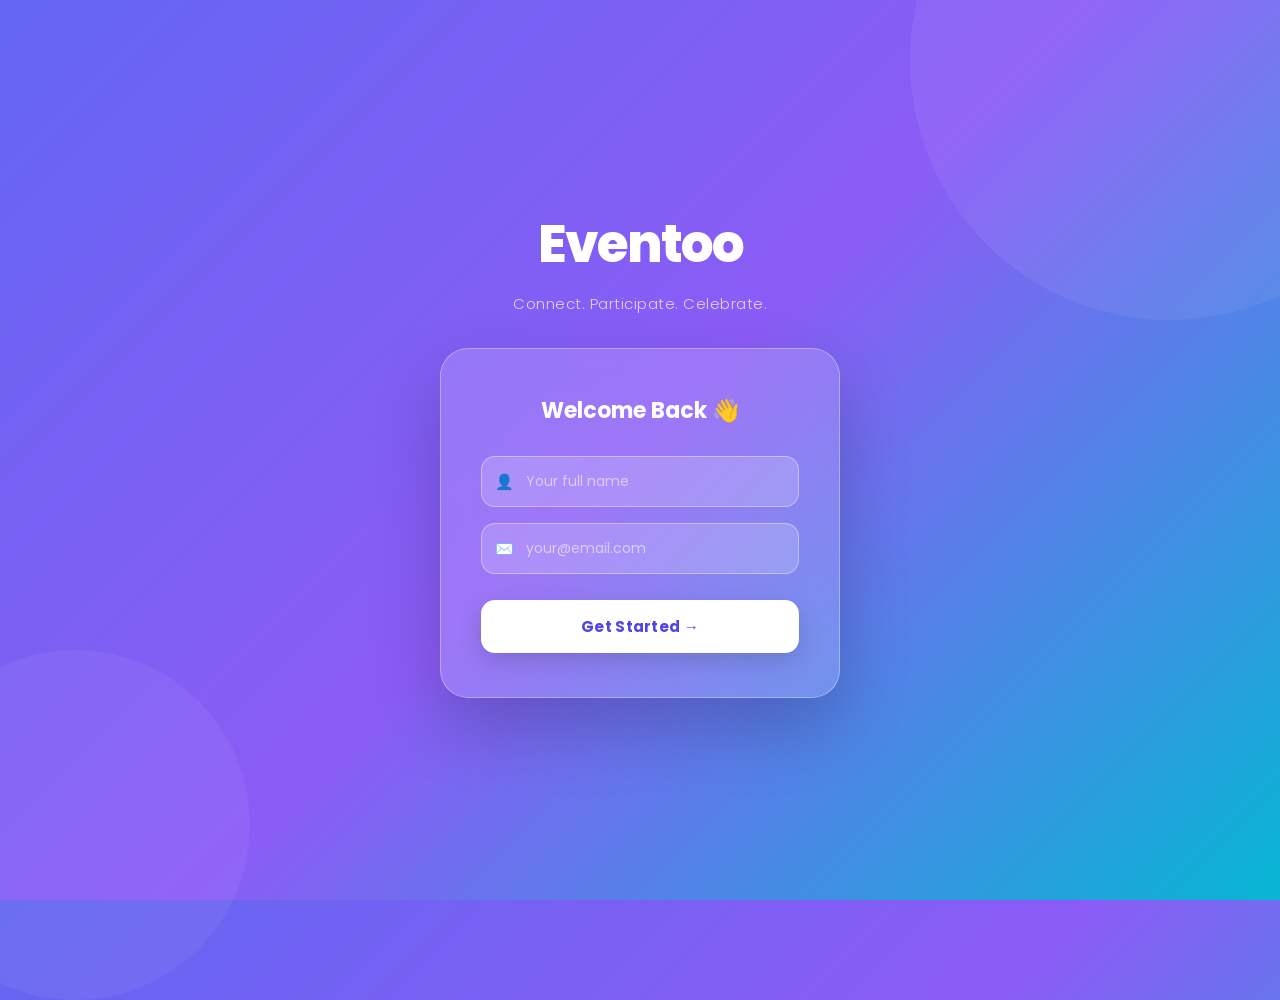
<file: index.html>
<!DOCTYPE html>
<html lang="en">
<head>
    <meta charset="UTF-8">
    <meta name="viewport" content="width=device-width, initial-scale=1.0">
    <title>Eventoo — Discover Campus Events</title>
    <link rel="preconnect" href="https://fonts.googleapis.com">
    <link href="https://fonts.googleapis.com/css2?family=Poppins:wght@300;400;500;600;700;800&display=swap" rel="stylesheet">
    <link rel="stylesheet" href="style.css">
</head>
<body class="login-body">

    <div class="login-brand">
        <h1>Eventoo</h1>
        <p>Connect. Participate. Celebrate.</p>
    </div>

    <div class="login-card">
        <h2>Welcome Back 👋</h2>
        <form onsubmit="event.preventDefault(); login();">
            <div class="input-group">
                <span class="input-icon">👤</span>
                <input type="text" id="name" placeholder="Your full name" required autocomplete="name">
            </div>
            <div class="input-group">
                <span class="input-icon">✉️</span>
                <input type="email" id="email" placeholder="your@email.com" required autocomplete="email">
            </div>
            <button type="submit" class="btn-login">Get Started →</button>
        </form>
    </div>

    <script src="script.js"></script>
</body>
</html>
</file>
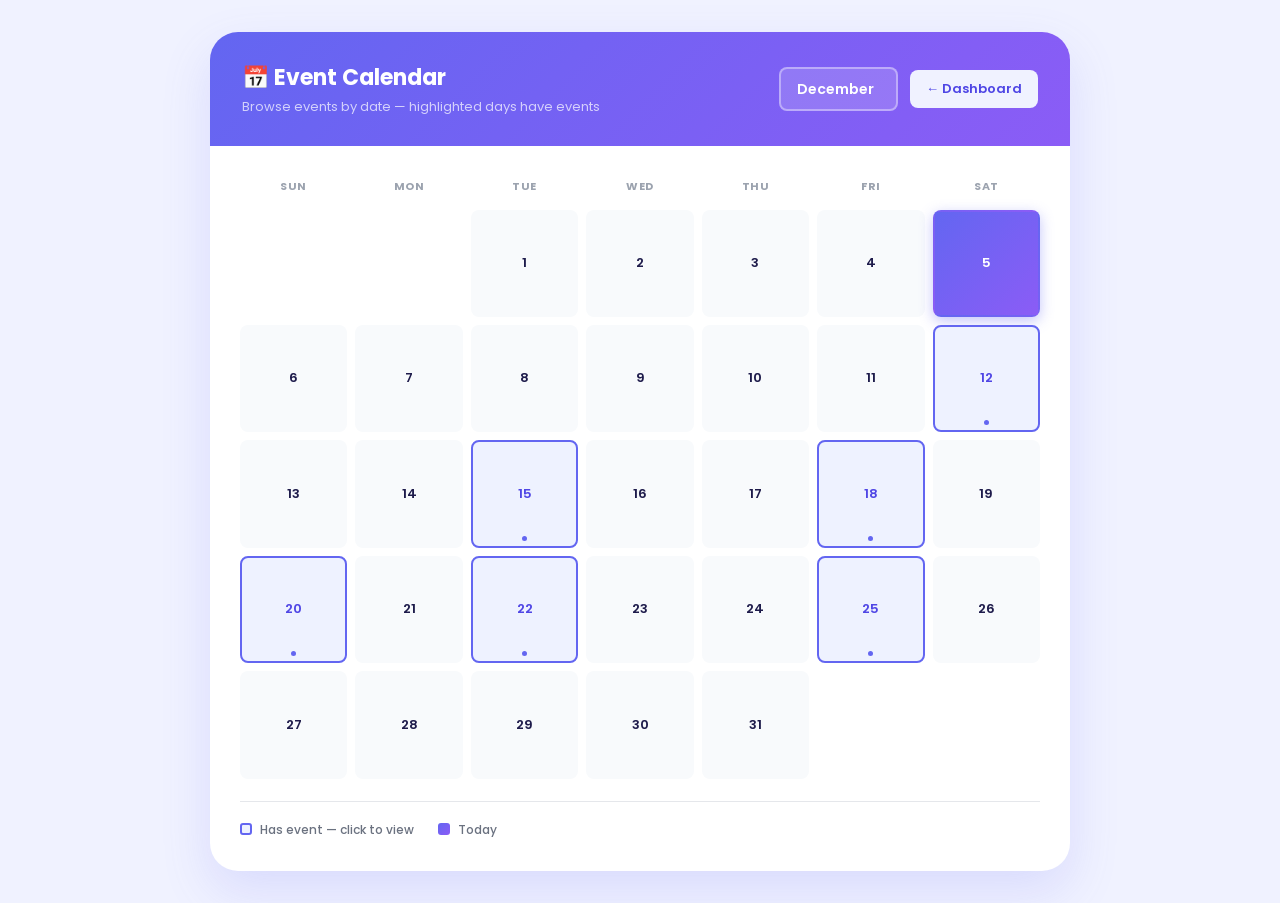
<file: calandar.html>
<!DOCTYPE html>
<html lang="en">
<head>
    <meta charset="UTF-8">
    <meta name="viewport" content="width=device-width, initial-scale=1.0">
    <title>Calendar — Eventoo</title>
    <link rel="preconnect" href="https://fonts.googleapis.com">
    <link href="https://fonts.googleapis.com/css2?family=Poppins:wght@300;400;500;600;700;800&display=swap" rel="stylesheet">
    <link rel="stylesheet" href="style.css">
</head>
<body class="calendar-body">

    <div class="calendar-wrapper">

        <!-- Calendar Header -->
        <div class="calendar-top">
            <div class="calendar-title">
                <h1>📅 Event Calendar</h1>
                <p>Browse events by date — highlighted days have events</p>
            </div>
            <div class="calendar-controls">
                <select id="monthSelect" onchange="generateCalendar()">
                    <option value="0">January</option>
                    <option value="1">February</option>
                    <option value="2">March</option>
                    <option value="3">April</option>
                    <option value="4">May</option>
                    <option value="5">June</option>
                    <option value="6">July</option>
                    <option value="7">August</option>
                    <option value="8">September</option>
                    <option value="9">October</option>
                    <option value="10">November</option>
                    <option value="11">December</option>
                </select>
                <button class="btn-back" onclick="goBack()">← Dashboard</button>
            </div>
        </div>

        <!-- Calendar Grid -->
        <div class="calendar-content">
            <!-- Day Labels -->
            <div class="day-labels">
                <div class="day-label">Sun</div>
                <div class="day-label">Mon</div>
                <div class="day-label">Tue</div>
                <div class="day-label">Wed</div>
                <div class="day-label">Thu</div>
                <div class="day-label">Fri</div>
                <div class="day-label">Sat</div>
            </div>

            <div class="calendar-grid" id="calendarGrid"></div>

            <!-- Legend -->
            <div class="calendar-legend">
                <div class="legend-item">
                    <div class="legend-dot" style="background:#eef2ff; border:2px solid #6366f1;"></div>
                    <span>Has event — click to view</span>
                </div>
                <div class="legend-item">
                    <div class="legend-dot" style="background: linear-gradient(135deg,#6366f1,#8b5cf6);"></div>
                    <span>Today</span>
                </div>
            </div>
        </div>

    </div>

    <script src="script.js"></script>
</body>
</html>
</file>
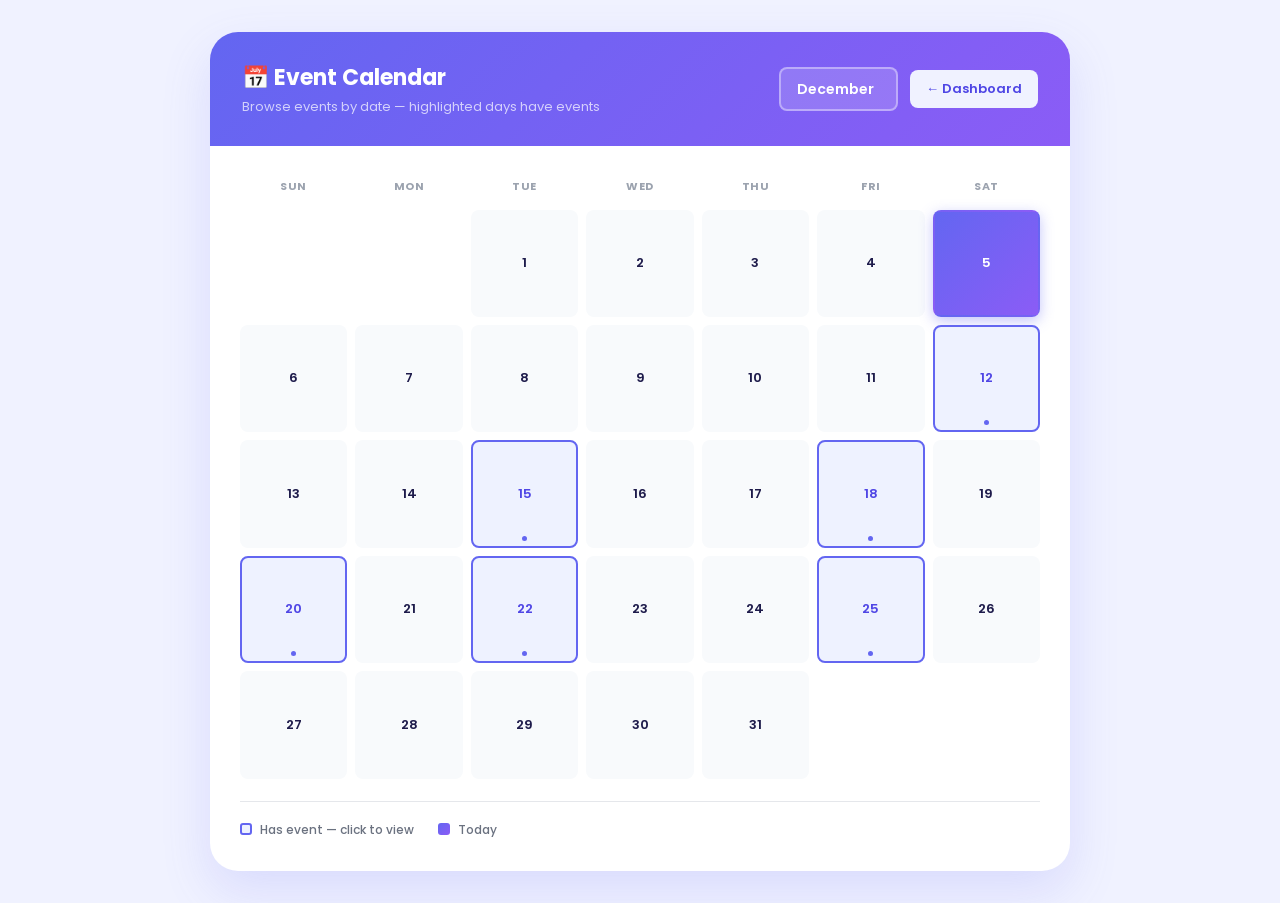
<file: calendar.html>
<!DOCTYPE html>
<html lang="en">
<head>
    <meta charset="UTF-8">
    <meta name="viewport" content="width=device-width, initial-scale=1.0">
    <title>Calendar — Eventoo</title>
    <link rel="preconnect" href="https://fonts.googleapis.com">
    <link href="https://fonts.googleapis.com/css2?family=Poppins:wght@300;400;500;600;700;800&display=swap" rel="stylesheet">
    <link rel="stylesheet" href="style.css">
</head>
<body class="calendar-body">

    <div class="calendar-wrapper">

        <!-- Calendar Header -->
        <div class="calendar-top">
            <div class="calendar-title">
                <h1>📅 Event Calendar</h1>
                <p>Browse events by date — highlighted days have events</p>
            </div>
            <div class="calendar-controls">
                <select id="monthSelect" onchange="generateCalendar()">
                    <option value="0">January</option>
                    <option value="1">February</option>
                    <option value="2">March</option>
                    <option value="3">April</option>
                    <option value="4">May</option>
                    <option value="5">June</option>
                    <option value="6">July</option>
                    <option value="7">August</option>
                    <option value="8">September</option>
                    <option value="9">October</option>
                    <option value="10">November</option>
                    <option value="11">December</option>
                </select>
                <button class="btn-back" onclick="goBack()">← Dashboard</button>
            </div>
        </div>

        <!-- Calendar Grid -->
        <div class="calendar-content">
            <!-- Day Labels -->
            <div class="day-labels">
                <div class="day-label">Sun</div>
                <div class="day-label">Mon</div>
                <div class="day-label">Tue</div>
                <div class="day-label">Wed</div>
                <div class="day-label">Thu</div>
                <div class="day-label">Fri</div>
                <div class="day-label">Sat</div>
            </div>

            <div class="calendar-grid" id="calendarGrid"></div>

            <!-- Legend -->
            <div class="calendar-legend">
                <div class="legend-item">
                    <div class="legend-dot" style="background:#eef2ff; border:2px solid #6366f1;"></div>
                    <span>Has event — click to view</span>
                </div>
                <div class="legend-item">
                    <div class="legend-dot" style="background: linear-gradient(135deg,#6366f1,#8b5cf6);"></div>
                    <span>Today</span>
                </div>
            </div>
        </div>

    </div>

    <script src="script.js"></script>
</body>
</html>
</file>
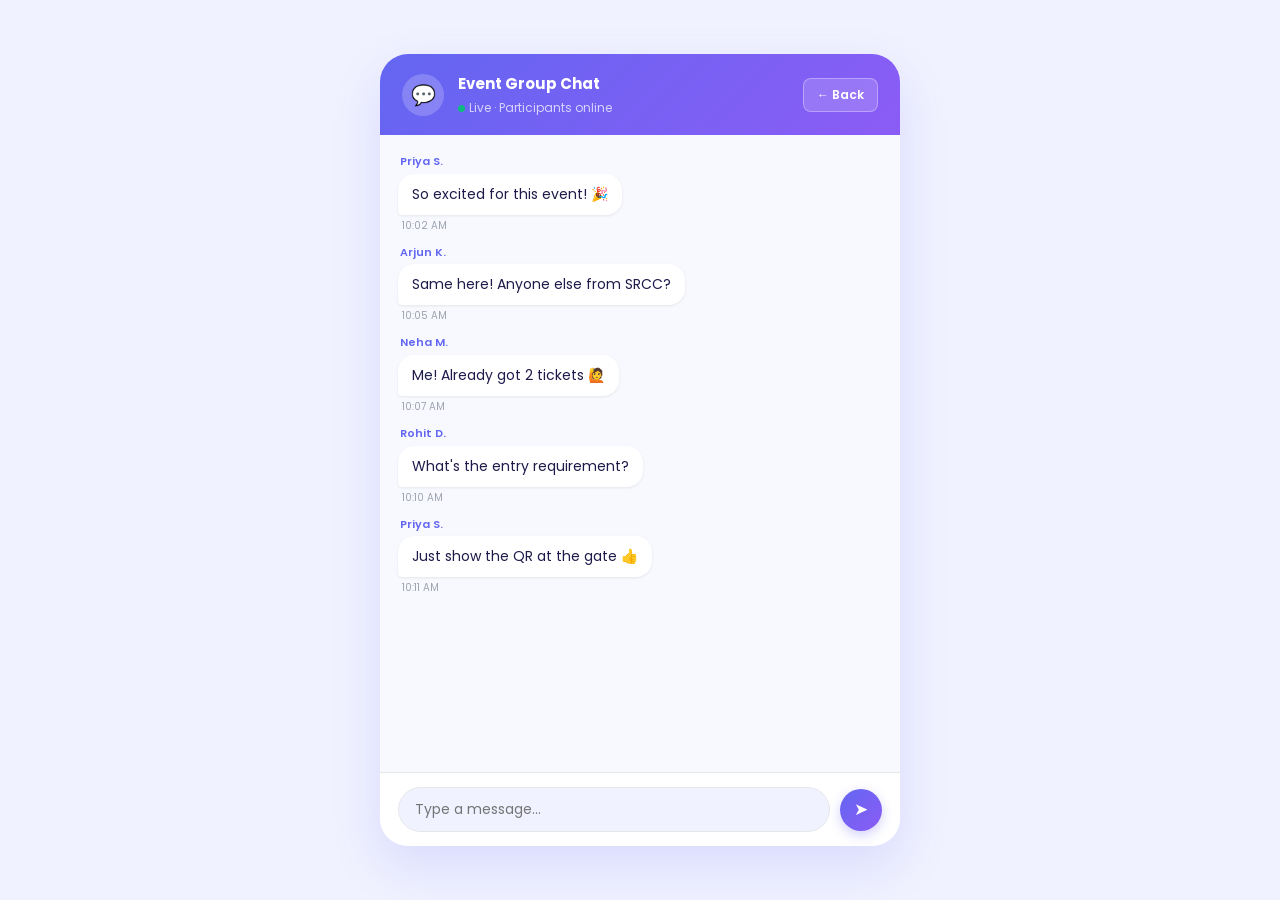
<file: chat.html>
<!DOCTYPE html>
<html lang="en">
<head>
    <meta charset="UTF-8">
    <meta name="viewport" content="width=device-width, initial-scale=1.0">
    <title>Group Chat — Eventoo</title>
    <link rel="preconnect" href="https://fonts.googleapis.com">
    <link href="https://fonts.googleapis.com/css2?family=Poppins:wght@300;400;500;600;700;800&display=swap" rel="stylesheet">
    <link rel="stylesheet" href="style.css">
</head>
<body class="chat-body">

    <div class="chat-container">

        <!-- Chat Header -->
        <div class="chat-header">
            <div class="chat-header-avatar">💬</div>
            <div class="chat-header-info">
                <h2 id="chatEventName">Event Group Chat</h2>
                <p><span class="online-dot"></span>Live · Participants online</p>
            </div>
            <button class="chat-back-btn" onclick="history.back()">← Back</button>
        </div>

        <!-- Messages -->
        <div id="chatMessages" class="chat-messages"></div>

        <!-- Input -->
        <div class="chat-input-section">
            <input
                type="text"
                id="chatInput"
                placeholder="Type a message…"
                onkeypress="if(event.key==='Enter') sendMessage()"
            >
            <button class="chat-send-btn" onclick="sendMessage()" title="Send">➤</button>
        </div>

    </div>

    <script src="script.js"></script>
</body>
</html>
</file>
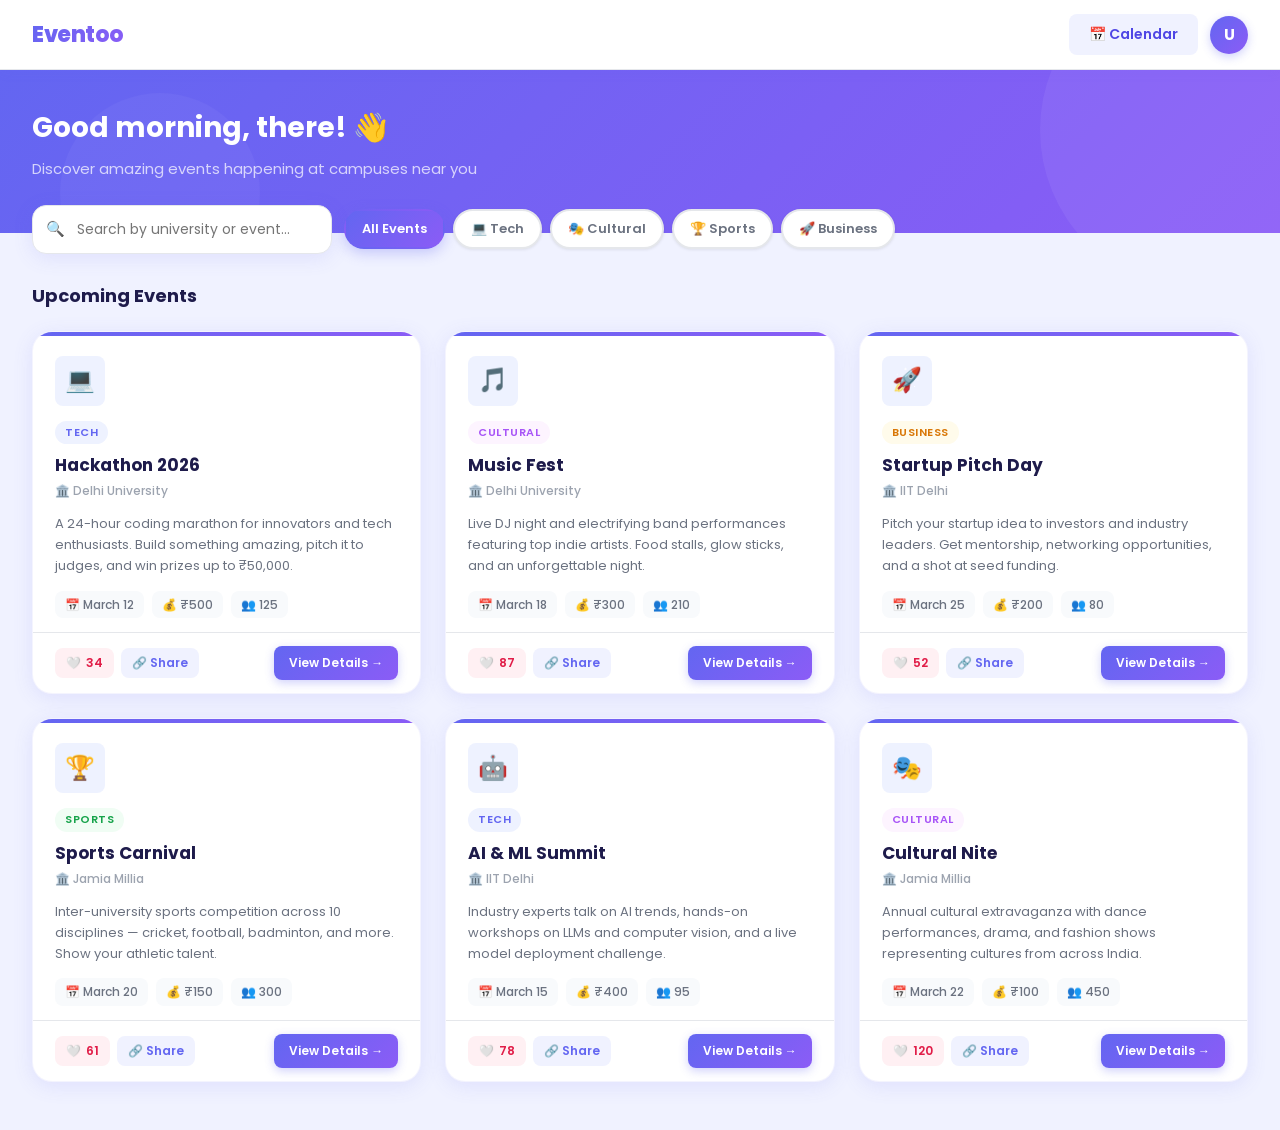
<file: dashboard.html>
<!DOCTYPE html>
<html lang="en">
<head>
    <meta charset="UTF-8">
    <meta name="viewport" content="width=device-width, initial-scale=1.0">
    <title>Eventoo — Dashboard</title>
    <link rel="preconnect" href="https://fonts.googleapis.com">
    <link href="https://fonts.googleapis.com/css2?family=Poppins:wght@300;400;500;600;700;800&display=swap" rel="stylesheet">
    <link rel="stylesheet" href="style.css">
</head>
<body class="dashboard-body">

    <!-- Sticky Nav -->
    <header class="top-bar">
        <h1 class="logo">Eventoo</h1>
        <div class="nav-actions">
            <button class="btn btn-secondary" onclick="openCalendar()">📅 Calendar</button>
            <div class="user-avatar" id="userAvatar" title="Logged in">U</div>
        </div>
    </header>

    <!-- Hero Banner -->
    <div class="dashboard-hero">
        <p class="hero-greeting" id="heroGreeting">Good day! 👋</p>
        <p class="hero-sub">Discover amazing events happening at campuses near you</p>
    </div>

    <!-- Filter Bar -->
    <div class="filter-section">
        <div class="search-box">
            <span class="search-icon">🔍</span>
            <input type="text" id="universitySearch" placeholder="Search by university or event…">
        </div>
        <div class="genre-chips">
            <button class="chip active" data-genre="">All Events</button>
            <button class="chip" data-genre="tech">💻 Tech</button>
            <button class="chip" data-genre="cultural">🎭 Cultural</button>
            <button class="chip" data-genre="sports">🏆 Sports</button>
            <button class="chip" data-genre="business">🚀 Business</button>
        </div>
    </div>

    <!-- Events Feed -->
    <div class="feed-section">
        <p class="section-title">Upcoming Events</p>
        <div class="events-grid" id="event-feed"></div>
    </div>

    <div class="toast" id="toast"></div>
    <script src="script.js"></script>
</body>
</html>
</file>
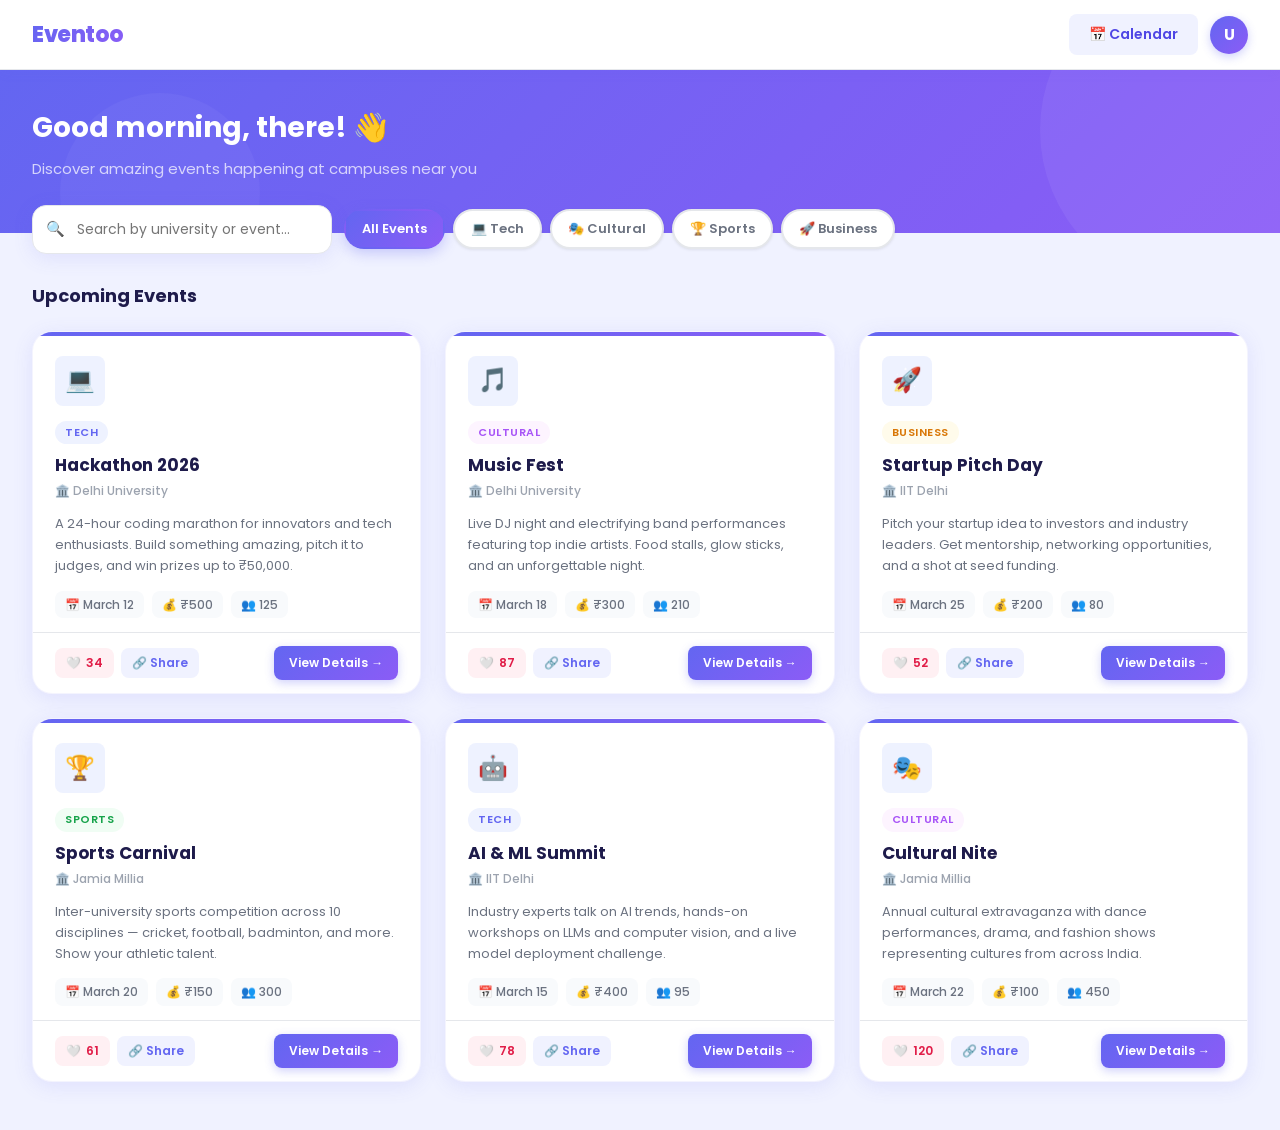
<file: event-details.html>
<!DOCTYPE html>
<html lang="en">
<head>
    <meta charset="UTF-8">
    <meta name="viewport" content="width=device-width, initial-scale=1.0">
    <title>Event Details — Eventoo</title>
    <link rel="preconnect" href="https://fonts.googleapis.com">
    <link href="https://fonts.googleapis.com/css2?family=Poppins:wght@300;400;500;600;700;800&display=swap" rel="stylesheet">
    <link rel="stylesheet" href="style.css">
</head>
<body class="details-body">

    <!-- Gradient Hero -->
    <div class="details-hero">
        <button class="btn-back-glass" onclick="history.back()" style="margin-bottom:18px;">← Back</button>
        <span class="details-hero-icon" id="event-icon">🎉</span>
        <h1 id="event-title">Loading…</h1>
        <p id="event-description"></p>
    </div>

    <!-- Content Card -->
    <div class="details-content">
        <div class="details-card">
            <div class="details-grid">
                <div class="detail-item">
                    <h4>📍 Venue</h4>
                    <p id="event-venue">—</p>
                </div>
                <div class="detail-item">
                    <h4>📅 Date</h4>
                    <p id="event-date">—</p>
                </div>
                <div class="detail-item">
                    <h4>💰 Entry Fee</h4>
                    <p id="event-price">—</p>
                </div>
                <div class="detail-item">
                    <h4>👥 Registered</h4>
                    <p id="event-participants">—</p>
                </div>
            </div>

            <div class="details-actions">
                <button class="btn btn-primary" onclick="goToPayment()">🎟️ Get Tickets</button>
                <button class="btn btn-secondary" onclick="joinChat()">💬 Join Group Chat</button>
            </div>
        </div>
    </div>

    <script src="script.js"></script>
</body>
</html>
</file>
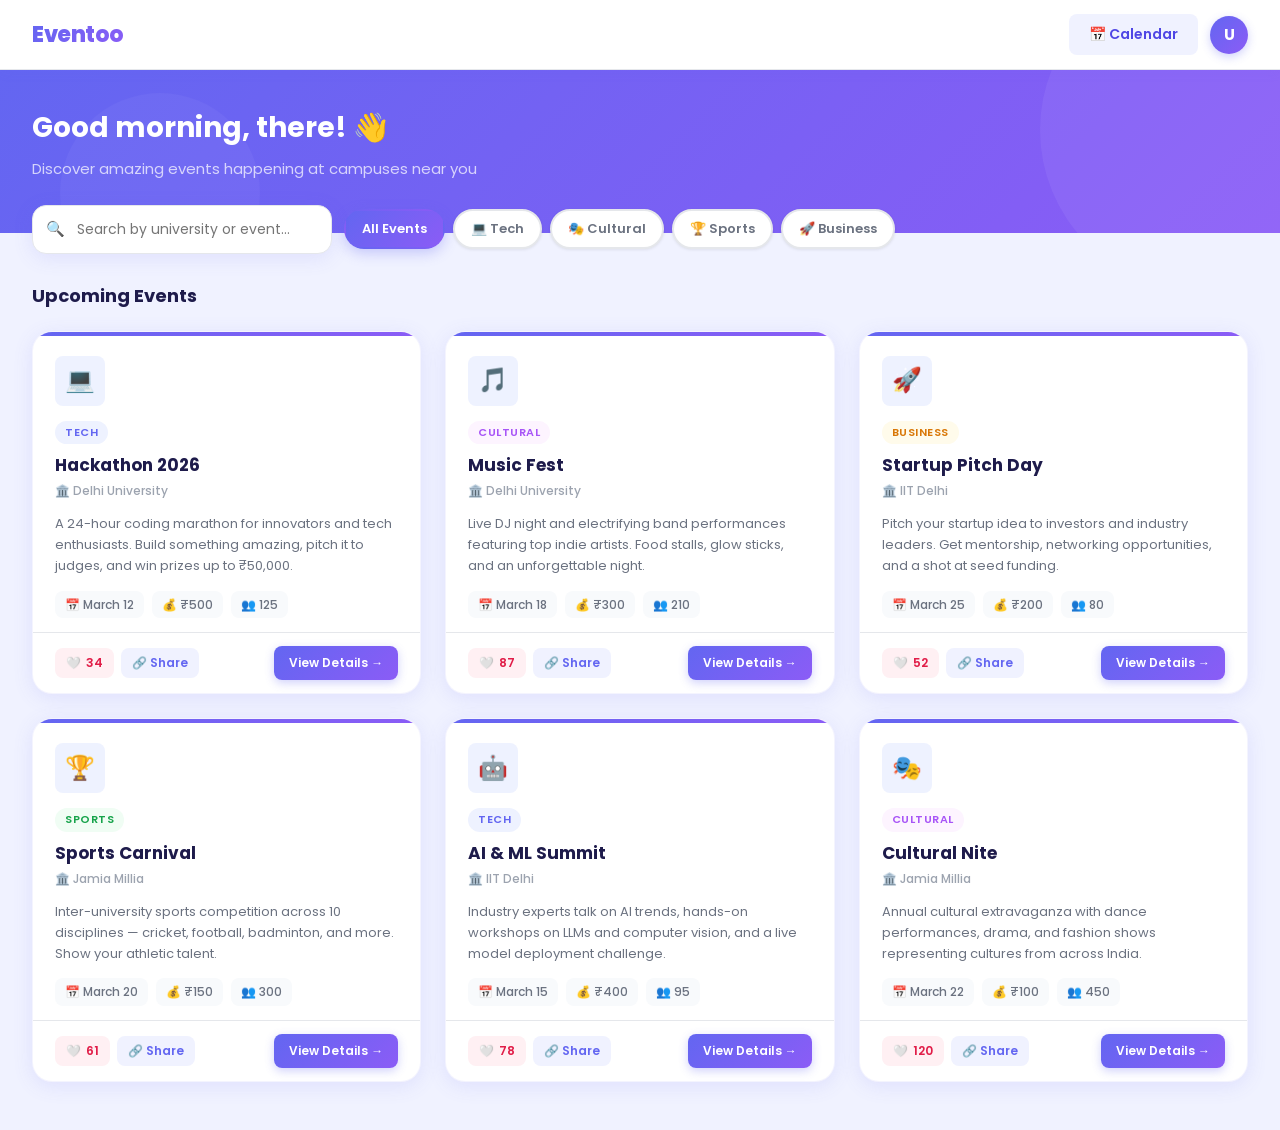
<file: payment.html>
<!DOCTYPE html>
<html lang="en">
<head>
    <meta charset="UTF-8">
    <meta name="viewport" content="width=device-width, initial-scale=1.0">
    <title>Checkout — Eventoo</title>
    <link rel="preconnect" href="https://fonts.googleapis.com">
    <link href="https://fonts.googleapis.com/css2?family=Poppins:wght@300;400;500;600;700;800&display=swap" rel="stylesheet">
    <link rel="stylesheet" href="style.css">
</head>
<body class="payment-body">

    <div class="payment-header">
        <button class="btn-back" onclick="history.back()">← Back</button>
        <h2>Checkout</h2>
    </div>

    <div class="payment-container">

        <!-- Order Summary -->
        <div class="payment-summary">
            <h3>Order Summary</h3>
            <div class="summary-row">
                <span>Event</span>
                <span id="eventName" style="font-weight:600; color: var(--text-primary);">—</span>
            </div>
            <div class="summary-row">
                <span>Tickets</span>
                <div class="ticket-counter">
                    <button class="counter-btn" onclick="changeTickets(-1)">−</button>
                    <span id="ticketCountDisplay">1</span>
                    <button class="counter-btn" onclick="changeTickets(1)">+</button>
                </div>
            </div>
            <div class="summary-row">
                <span>Total Amount</span>
                <span id="totalPrice" style="font-weight:700;">₹0</span>
            </div>
        </div>

        <!-- Payment Method -->
        <p class="section-label">Payment Method</p>
        <div class="payment-methods">
            <label class="method-card selected" id="cardMethod">
                <input type="radio" name="paymentMethod" value="card" checked>
                <span class="method-icon">💳</span>
                <span class="method-name">Debit / Credit Card</span>
            </label>
            <label class="method-card" id="upiMethod">
                <input type="radio" name="paymentMethod" value="upi">
                <span class="method-icon">📱</span>
                <span class="method-name">UPI</span>
            </label>
        </div>

        <!-- Card Form -->
        <div id="cardDetails" class="payment-form">
            <input type="text" id="cardNumber" placeholder="Card Number (16 digits)" maxlength="19">
            <div class="card-row">
                <input type="text" placeholder="MM / YY" maxlength="7">
                <input type="text" placeholder="CVV" maxlength="3">
            </div>
            <input type="text" placeholder="Cardholder Name">
        </div>

        <!-- UPI Form -->
        <div id="upiDetails" class="payment-form" style="display:none;">
            <input type="text" placeholder="Enter UPI ID  (e.g. name@okaxis)">
        </div>

        <button id="payNowBtn" class="pay-btn" type="button" onclick="completePayment()">
            🔒 Pay Now
        </button>

    </div>

    <script src="script.js"></script>
</body>
</html>
</file>
<file: style.css>
/* ================================================
   EVENTOO — Premium Design System
   Font: Poppins via Google Fonts
   Palette: Indigo / Violet / Cyan
================================================ */

@import url('https://fonts.googleapis.com/css2?family=Poppins:wght@300;400;500;600;700;800&display=swap');

/* ── RESET & CSS TOKENS ───────────────────────── */
*, *::before, *::after {
    margin: 0;
    padding: 0;
    box-sizing: border-box;
}

:root {
    --primary:        #6366f1;
    --primary-dark:   #4f46e5;
    --primary-darker: #3730a3;
    --secondary:      #10b981;
    --accent:         #06b6d4;
    --danger:         #ef4444;

    --bg-page:  #f0f2ff;
    --bg-card:  #ffffff;
    --bg-muted: #f8fafc;

    --text-primary:   #1e1b4b;
    --text-secondary: #6b7280;
    --text-muted:     #9ca3af;
    --border:         #e5e7eb;

    --shadow-sm: 0 1px 3px rgba(0,0,0,0.08);
    --shadow-md: 0 4px 20px rgba(99,102,241,0.12);
    --shadow-lg: 0 20px 50px rgba(99,102,241,0.16);

    --radius-sm: 8px;
    --radius-md: 14px;
    --radius-lg: 20px;
    --radius-xl: 28px;

    --grad-primary: linear-gradient(135deg, #6366f1, #8b5cf6);
    --grad-page:    linear-gradient(135deg, #6366f1 0%, #8b5cf6 50%, #06b6d4 100%);
    --grad-success: linear-gradient(135deg, #10b981, #06b6d4);
}

body {
    font-family: 'Poppins', 'Segoe UI', sans-serif;
    background: var(--bg-page);
    color: var(--text-primary);
    min-height: 100vh;
    line-height: 1.6;
}

/* ── SCROLLBAR ────────────────────────────────── */
::-webkit-scrollbar { width: 6px; }
::-webkit-scrollbar-track { background: transparent; }
::-webkit-scrollbar-thumb { background: #c7d2fe; border-radius: 99px; }

/* ================================================
   LOGIN PAGE
================================================ */
.login-body {
    background: var(--grad-page);
    min-height: 100vh;
    display: flex;
    flex-direction: column;
    align-items: center;
    justify-content: center;
    padding: 20px;
    position: relative;
    overflow: hidden;
}

.login-body::before {
    content: '';
    position: absolute;
    width: 520px; height: 520px;
    background: rgba(255,255,255,0.06);
    border-radius: 50%;
    top: -200px; right: -150px;
    pointer-events: none;
}

.login-body::after {
    content: '';
    position: absolute;
    width: 350px; height: 350px;
    background: rgba(255,255,255,0.05);
    border-radius: 50%;
    bottom: -100px; left: -100px;
    pointer-events: none;
}

.login-brand {
    text-align: center;
    margin-bottom: 32px;
    position: relative;
    z-index: 1;
}

.login-brand h1 {
    font-size: 52px;
    font-weight: 800;
    color: white;
    letter-spacing: -2px;
}

.login-brand p {
    color: rgba(255,255,255,0.72);
    font-size: 15px;
    margin-top: 6px;
    font-weight: 300;
    letter-spacing: 0.5px;
}

.login-card {
    background: rgba(255,255,255,0.16);
    backdrop-filter: blur(24px);
    -webkit-backdrop-filter: blur(24px);
    border: 1px solid rgba(255,255,255,0.32);
    border-radius: var(--radius-xl);
    padding: 44px 40px;
    width: 100%;
    max-width: 400px;
    box-shadow: 0 30px 70px rgba(0,0,0,0.2);
    position: relative;
    z-index: 1;
}

.login-card h2 {
    font-size: 22px;
    font-weight: 700;
    color: white;
    margin-bottom: 28px;
    text-align: center;
}

.input-group {
    position: relative;
    margin-bottom: 16px;
}

.input-group .input-icon {
    position: absolute;
    left: 14px;
    top: 50%;
    transform: translateY(-50%);
    font-size: 15px;
    pointer-events: none;
    line-height: 1;
}

.input-group input {
    width: 100%;
    padding: 14px 14px 14px 44px;
    background: rgba(255,255,255,0.18);
    border: 1.5px solid rgba(255,255,255,0.38);
    border-radius: var(--radius-md);
    color: white;
    font-family: 'Poppins', sans-serif;
    font-size: 14px;
    outline: none;
    transition: all 0.25s;
}

.input-group input::placeholder { color: rgba(255,255,255,0.55); }

.input-group input:focus {
    background: rgba(255,255,255,0.26);
    border-color: rgba(255,255,255,0.7);
    box-shadow: 0 0 0 3px rgba(255,255,255,0.12);
}

.btn-login {
    width: 100%;
    padding: 15px;
    background: white;
    color: var(--primary-dark);
    border: none;
    border-radius: var(--radius-md);
    font-family: 'Poppins', sans-serif;
    font-size: 15px;
    font-weight: 700;
    cursor: pointer;
    margin-top: 10px;
    transition: all 0.25s;
    box-shadow: 0 8px 24px rgba(0,0,0,0.15);
    letter-spacing: 0.3px;
}

.btn-login:hover {
    transform: translateY(-2px);
    box-shadow: 0 14px 32px rgba(0,0,0,0.2);
}

.btn-login:active { transform: translateY(0); }

/* ================================================
   TOP NAV BAR
================================================ */
.top-bar {
    display: flex;
    align-items: center;
    justify-content: space-between;
    padding: 14px 32px;
    background: white;
    border-bottom: 1px solid var(--border);
    box-shadow: 0 2px 12px rgba(99,102,241,0.07);
    position: sticky;
    top: 0;
    z-index: 100;
}

.logo {
    font-size: 22px;
    font-weight: 800;
    background: var(--grad-primary);
    -webkit-background-clip: text;
    -webkit-text-fill-color: transparent;
    background-clip: text;
    letter-spacing: -0.5px;
}

.nav-actions {
    display: flex;
    gap: 12px;
    align-items: center;
}

.user-avatar {
    width: 38px; height: 38px;
    border-radius: 50%;
    background: var(--grad-primary);
    color: white;
    font-weight: 700;
    font-size: 15px;
    display: flex;
    align-items: center;
    justify-content: center;
    cursor: pointer;
    flex-shrink: 0;
    box-shadow: 0 3px 10px rgba(99,102,241,0.3);
}

/* ================================================
   BUTTON SYSTEM
================================================ */
.btn {
    display: inline-flex;
    align-items: center;
    gap: 6px;
    padding: 10px 20px;
    border: none;
    border-radius: var(--radius-sm);
    font-family: 'Poppins', sans-serif;
    font-size: 14px;
    font-weight: 600;
    cursor: pointer;
    transition: all 0.25s ease;
    text-decoration: none;
    white-space: nowrap;
}

.btn-primary {
    background: var(--grad-primary);
    color: white;
    box-shadow: 0 4px 15px rgba(99,102,241,0.35);
}
.btn-primary:hover { transform: translateY(-2px); box-shadow: 0 8px 20px rgba(99,102,241,0.45); }

.btn-secondary {
    background: #f0f2ff;
    color: var(--primary-dark);
}
.btn-secondary:hover { background: #e0e7ff; }

.btn-back {
    display: inline-flex;
    align-items: center;
    gap: 6px;
    padding: 9px 16px;
    background: #f0f2ff;
    color: var(--primary-dark);
    border: none;
    border-radius: var(--radius-sm);
    font-family: 'Poppins', sans-serif;
    font-size: 13px;
    font-weight: 600;
    cursor: pointer;
    transition: all 0.2s;
}
.btn-back:hover { background: #e0e7ff; transform: translateX(-2px); }

.btn-back-glass {
    display: inline-flex;
    align-items: center;
    gap: 6px;
    padding: 9px 16px;
    background: rgba(255,255,255,0.18);
    color: white;
    border: 1.5px solid rgba(255,255,255,0.35);
    border-radius: var(--radius-sm);
    font-family: 'Poppins', sans-serif;
    font-size: 13px;
    font-weight: 600;
    cursor: pointer;
    transition: all 0.2s;
}
.btn-back-glass:hover { background: rgba(255,255,255,0.28); }

/* ================================================
   DASHBOARD
================================================ */
.dashboard-body {
    background: var(--bg-page);
    min-height: 100vh;
}

.dashboard-hero {
    background: var(--grad-primary);
    padding: 36px 32px 52px;
    position: relative;
    overflow: hidden;
}

.dashboard-hero::before {
    content: '';
    position: absolute;
    width: 320px; height: 320px;
    background: rgba(255,255,255,0.06);
    border-radius: 50%;
    top: -100px; right: -80px;
    pointer-events: none;
}

.dashboard-hero::after {
    content: '';
    position: absolute;
    width: 200px; height: 200px;
    background: rgba(255,255,255,0.04);
    border-radius: 50%;
    bottom: -60px; left: 60px;
    pointer-events: none;
}

.hero-greeting {
    font-size: 28px;
    font-weight: 700;
    color: white;
    margin-bottom: 6px;
    position: relative;
    z-index: 1;
}

.hero-sub {
    color: rgba(255,255,255,0.72);
    font-size: 15px;
    position: relative;
    z-index: 1;
}

/* Filter Section (floats up over hero) */
.filter-section {
    padding: 0 32px;
    margin-top: -28px;
    position: relative;
    z-index: 2;
    display: flex;
    flex-wrap: wrap;
    gap: 12px;
    align-items: center;
}

.search-box {
    position: relative;
    flex: 1;
    min-width: 200px;
    max-width: 300px;
}

.search-box .search-icon {
    position: absolute;
    left: 14px;
    top: 50%;
    transform: translateY(-50%);
    font-size: 15px;
    pointer-events: none;
}

.search-box input {
    width: 100%;
    padding: 13px 14px 13px 44px;
    background: white;
    border: 1.5px solid var(--border);
    border-radius: var(--radius-md);
    font-family: 'Poppins', sans-serif;
    font-size: 14px;
    color: var(--text-primary);
    box-shadow: var(--shadow-md);
    outline: none;
    transition: all 0.2s;
}

.search-box input:focus {
    border-color: var(--primary);
    box-shadow: 0 0 0 3px rgba(99,102,241,0.15);
}

.genre-chips {
    display: flex;
    gap: 8px;
    flex-wrap: wrap;
}

.chip {
    padding: 8px 16px;
    border-radius: 99px;
    border: 2px solid var(--border);
    background: white;
    font-family: 'Poppins', sans-serif;
    font-size: 13px;
    font-weight: 600;
    color: var(--text-secondary);
    cursor: pointer;
    transition: all 0.2s;
    box-shadow: var(--shadow-sm);
    white-space: nowrap;
}

.chip:hover { border-color: var(--primary); color: var(--primary); }

.chip.active {
    background: var(--grad-primary);
    color: white;
    border-color: transparent;
    box-shadow: 0 4px 14px rgba(99,102,241,0.32);
}

/* Events Feed */
.feed-section {
    padding: 28px 32px 48px;
}

.section-title {
    font-size: 18px;
    font-weight: 700;
    color: var(--text-primary);
    margin-bottom: 20px;
}

.events-grid {
    display: grid;
    grid-template-columns: repeat(auto-fill, minmax(300px, 1fr));
    gap: 24px;
}

/* Event Card */
.event-card {
    background: white;
    border-radius: var(--radius-lg);
    overflow: hidden;
    box-shadow: var(--shadow-md);
    transition: all 0.3s ease;
    border: 1px solid rgba(99,102,241,0.07);
    display: flex;
    flex-direction: column;
}

.event-card:hover {
    transform: translateY(-6px);
    box-shadow: var(--shadow-lg);
}

.event-card-header {
    padding: 24px 22px 14px;
    position: relative;
}

.event-card-accent {
    position: absolute;
    top: 0; left: 0; right: 0;
    height: 4px;
    background: var(--grad-primary);
}

.event-icon {
    width: 50px; height: 50px;
    border-radius: var(--radius-sm);
    background: #eef2ff;
    display: flex;
    align-items: center;
    justify-content: center;
    font-size: 24px;
    margin-bottom: 12px;
}

.event-badge {
    display: inline-block;
    padding: 3px 10px;
    border-radius: 99px;
    font-size: 11px;
    font-weight: 600;
    text-transform: uppercase;
    letter-spacing: 0.5px;
    margin-bottom: 10px;
}

.badge-tech      { background: #eef2ff; color: #6366f1; }
.badge-cultural  { background: #fdf4ff; color: #a855f7; }
.badge-sports    { background: #f0fdf4; color: #16a34a; }
.badge-business  { background: #fffbeb; color: #d97706; }

.event-card h3 {
    font-size: 17px;
    font-weight: 700;
    color: var(--text-primary);
    margin-bottom: 5px;
    line-height: 1.3;
}

.event-meta {
    font-size: 12px;
    color: var(--text-muted);
    font-weight: 500;
}

.event-card-body {
    padding: 0 22px 14px;
    flex: 1;
}

.event-card-body p {
    font-size: 13px;
    color: var(--text-secondary);
    line-height: 1.6;
    margin-bottom: 14px;
}

.event-info-row {
    display: flex;
    gap: 8px;
    flex-wrap: wrap;
}

.info-chip {
    display: inline-flex;
    align-items: center;
    gap: 4px;
    font-size: 12px;
    color: var(--text-secondary);
    background: var(--bg-muted);
    padding: 4px 10px;
    border-radius: var(--radius-sm);
    font-weight: 500;
}

.event-card-footer {
    padding: 13px 22px;
    border-top: 1px solid var(--border);
    display: flex;
    align-items: center;
    justify-content: space-between;
}

.card-actions {
    display: flex;
    gap: 7px;
}

.action-btn {
    display: inline-flex;
    align-items: center;
    gap: 5px;
    padding: 6px 11px;
    border: none;
    border-radius: var(--radius-sm);
    font-family: 'Poppins', sans-serif;
    font-size: 12px;
    font-weight: 600;
    cursor: pointer;
    transition: all 0.2s;
}

.like-btn            { background: #fff0f3; color: #e11d48; }
.like-btn:hover      { background: #ffe4e6; }
.like-btn.liked      { background: #e11d48; color: white; }

.share-btn           { background: #f0f2ff; color: var(--primary); }
.share-btn:hover     { background: #e0e7ff; }

.view-btn {
    background: var(--grad-primary);
    color: white;
    padding: 8px 15px;
    border: none;
    border-radius: var(--radius-sm);
    font-family: 'Poppins', sans-serif;
    font-size: 12px;
    font-weight: 600;
    cursor: pointer;
    transition: all 0.2s;
    box-shadow: 0 3px 10px rgba(99,102,241,0.3);
    white-space: nowrap;
}

.view-btn:hover { transform: translateY(-1px); box-shadow: 0 6px 15px rgba(99,102,241,0.4); }

/* Empty State */
.empty-state {
    text-align: center;
    padding: 60px 20px;
    grid-column: 1 / -1;
}

.empty-state .empty-icon { font-size: 48px; margin-bottom: 14px; display: block; }
.empty-state h3 { font-size: 18px; font-weight: 700; margin-bottom: 6px; }
.empty-state p { color: var(--text-secondary); font-size: 14px; }

/* ================================================
   EVENT DETAILS PAGE
================================================ */
.details-body {
    background: var(--bg-page);
    min-height: 100vh;
}

.details-hero {
    background: var(--grad-primary);
    padding: 28px 32px 56px;
    position: relative;
    overflow: hidden;
}

.details-hero::after {
    content: '';
    position: absolute;
    width: 280px; height: 280px;
    background: rgba(255,255,255,0.06);
    border-radius: 50%;
    top: -80px; right: -50px;
    pointer-events: none;
}

.details-hero-icon {
    font-size: 54px;
    display: block;
    margin-bottom: 12px;
    position: relative;
    z-index: 1;
}

.details-hero h1 {
    font-size: 30px;
    font-weight: 800;
    color: white;
    margin-bottom: 8px;
    line-height: 1.2;
    position: relative;
    z-index: 1;
}

.details-hero p {
    color: rgba(255,255,255,0.78);
    font-size: 15px;
    max-width: 580px;
    position: relative;
    z-index: 1;
}

.details-content {
    max-width: 720px;
    margin: -28px auto 0;
    padding: 0 24px 48px;
    position: relative;
    z-index: 2;
}

.details-card {
    background: white;
    border-radius: var(--radius-lg);
    padding: 32px;
    box-shadow: var(--shadow-lg);
}

.details-grid {
    display: grid;
    grid-template-columns: 1fr 1fr;
    gap: 14px;
    margin-bottom: 28px;
}

.detail-item {
    background: var(--bg-muted);
    border-radius: var(--radius-md);
    padding: 16px 18px;
    border-left: 4px solid var(--primary);
}

.detail-item h4 {
    font-size: 11px;
    font-weight: 600;
    text-transform: uppercase;
    letter-spacing: 0.8px;
    color: var(--text-muted);
    margin-bottom: 6px;
}

.detail-item p {
    font-size: 16px;
    font-weight: 700;
    color: var(--text-primary);
}

.details-actions {
    display: flex;
    gap: 14px;
    flex-wrap: wrap;
}

/* ================================================
   PAYMENT PAGE
================================================ */
.payment-body {
    background: var(--bg-page);
    min-height: 100vh;
    display: flex;
    flex-direction: column;
    align-items: center;
    padding: 36px 20px;
}

.payment-header {
    width: 100%;
    max-width: 500px;
    margin-bottom: 20px;
    display: flex;
    align-items: center;
    gap: 14px;
}

.payment-header h2 {
    font-size: 22px;
    font-weight: 700;
    color: var(--text-primary);
}

.payment-container {
    background: white;
    border-radius: var(--radius-xl);
    padding: 36px;
    width: 100%;
    max-width: 500px;
    box-shadow: var(--shadow-lg);
}

.payment-summary {
    background: #f0f2ff;
    border-radius: var(--radius-md);
    padding: 20px;
    margin-bottom: 28px;
    border-left: 4px solid var(--primary);
}

.payment-summary h3 {
    font-size: 11px;
    font-weight: 700;
    text-transform: uppercase;
    letter-spacing: 0.8px;
    color: var(--primary-dark);
    margin-bottom: 14px;
}

.summary-row {
    display: flex;
    justify-content: space-between;
    align-items: center;
    margin-bottom: 10px;
    font-size: 14px;
    color: var(--text-secondary);
}

.summary-row:last-child {
    margin-top: 14px;
    padding-top: 14px;
    border-top: 1.5px solid #c7d2fe;
    font-weight: 700;
    font-size: 16px;
    color: var(--primary-darker);
    margin-bottom: 0;
}

.ticket-counter {
    display: flex;
    align-items: center;
    gap: 12px;
}

.counter-btn {
    width: 30px; height: 30px;
    border-radius: 50%;
    border: 2px solid var(--border);
    background: white;
    font-size: 18px;
    font-weight: 700;
    cursor: pointer;
    display: flex;
    align-items: center;
    justify-content: center;
    transition: all 0.2s;
    line-height: 1;
    color: var(--text-primary);
    padding: 0;
}

.counter-btn:hover { border-color: var(--primary); color: var(--primary); }

#ticketCountDisplay {
    font-weight: 700;
    font-size: 17px;
    min-width: 20px;
    text-align: center;
    color: var(--text-primary);
}

.section-label {
    font-size: 12px;
    font-weight: 700;
    text-transform: uppercase;
    letter-spacing: 0.8px;
    color: var(--text-secondary);
    margin-bottom: 12px;
}

.payment-methods {
    display: flex;
    gap: 12px;
    margin-bottom: 22px;
}

.method-card {
    flex: 1;
    border: 2px solid var(--border);
    border-radius: var(--radius-md);
    padding: 16px 12px;
    cursor: pointer;
    transition: all 0.2s;
    text-align: center;
    position: relative;
}

.method-card input[type="radio"] {
    position: absolute;
    opacity: 0;
    width: 0; height: 0;
}

.method-icon { font-size: 26px; display: block; margin-bottom: 6px; }
.method-name { font-size: 13px; font-weight: 600; color: var(--text-secondary); }

.method-card.selected { border-color: var(--primary); background: #eef2ff; }
.method-card.selected .method-name { color: var(--primary-dark); }

.payment-form input {
 width: 100%;
 padding: 13px 16px;
 border: 1.5px solid var(--border);
 border-radius: var(--radius-md);
 font-family: 'Poppins', sans-serif;
 font-size: 14px;
 color: var(--text-primary);
 background: white;
 outline: none;
 transition: all 0.2s;
 margin-bottom: 12px;
}

.payment-form input:focus {
 border-color: var(--primary);
 box-shadow: 0 0 0 3px rgba(99,102,241,0.12);
}

.card-row {
 display: grid;
 grid-template-columns: 1fr 1fr;
 gap: 12px;
}

.pay-btn {
 width: 100%;
 padding: 16px;
 background: var(--grad-primary);
 color: white;
 border: none;
 border-radius: var(--radius-md);
 font-family: 'Poppins', sans-serif;
 font-size: 15px;
 font-weight: 700;
 cursor: pointer;
 margin-top: 8px;
 box-shadow: 0 6px 20px rgba(99,102,241,0.35);
 transition: all 0.25s;
 letter-spacing: 0.3px;
}

.pay-btn:hover { transform: translateY(-2px); box-shadow: 0 10px 26px rgba(99,102,241,0.45); }
.pay-btn:disabled { opacity: 0.7; cursor: not-allowed; transform: none; }

/* ================================================
 QR / ENTRY PASS PAGE
================================================ */
.qr-body {
 background: var(--grad-page);
 min-height: 100vh;
 display: flex;
 flex-direction: column;
 align-items: center;
 justify-content: center;
 padding: 40px 20px;
 position: relative;
 overflow: hidden;
}

.qr-body::before {
 content: '';
 position: absolute;
 width: 420px; height: 420px;
 background: rgba(255,255,255,0.06);
 border-radius: 50%;
 top: -160px; right: -100px;
 pointer-events: none;
}

.qr-body::after {
 content: '';
 position: absolute;
 width: 280px; height: 280px;
 background: rgba(255,255,255,0.04);
 border-radius: 50%;
 bottom: -80px; left: -60px;
 pointer-events: none;
}

.qr-container {
 background: white;
 border-radius: var(--radius-xl);
 padding: 40px 36px;
 text-align: center;
 box-shadow: 0 30px 70px rgba(0,0,0,0.2);
 max-width: 380px;
 width: 100%;
 position: relative;
 z-index: 1;
}

.qr-success-icon {
 width: 64px; height: 64px;
 background: var(--grad-success);
 border-radius: 50%;
 display: flex;
 align-items: center;
 justify-content: center;
 font-size: 30px;
 margin: 0 auto 16px;
 box-shadow: 0 8px 20px rgba(16,185,129,0.3);
}

.qr-container h2 {
 font-size: 22px;
 font-weight: 700;
 color: var(--text-primary);
 margin-bottom: 4px;
}

.qr-event-name {
 font-size: 14px;
 color: var(--text-secondary);
 margin-bottom: 22px;
 font-weight: 500;
}

.qr-container img {
 border-radius: var(--radius-md);
 padding: 6px;
 border: 2px solid var(--border);
 margin-bottom: 12px;
}

.qr-hint {
 font-size: 13px;
 color: var(--text-secondary);
 margin-bottom: 24px;
 line-height: 1.5;
}

.group-chat-section {
 padding-top: 22px;
 border-top: 1px solid var(--border);
}

.group-chat-section p {
 font-size: 14px;
 color: var(--text-secondary);
 margin-bottom: 14px;
 font-weight: 500;
}

.chat-btn {
 width: 100%;
 padding: 13px;
 background: var(--grad-primary);
 color: white;
 border: none;
 border-radius: var(--radius-md);
 font-family: 'Poppins', sans-serif;
 font-size: 14px;
 font-weight: 600;
 cursor: pointer;
 transition: all 0.25s;
 box-shadow: 0 4px 15px rgba(99,102,241,0.3);
}

.chat-btn:hover { transform: translateY(-2px); box-shadow: 0 8px 20px rgba(99,102,241,0.4); }

/* ================================================
 CHAT PAGE
================================================ */
.chat-body {
 background: var(--bg-page);
 height: 100vh;
 display: flex;
 flex-direction: column;
 align-items: center;
 justify-content: center;
 padding: 20px;
}

.chat-container {
 width: 100%;
 max-width: 520px;
 height: 88vh;
 background: white;
 border-radius: var(--radius-xl);
 box-shadow: var(--shadow-lg);
 display: flex;
 flex-direction: column;
 overflow: hidden;
}

.chat-header {
 padding: 18px 22px;
 background: var(--grad-primary);
 display: flex;
 align-items: center;
 gap: 14px;
 flex-shrink: 0;
}

.chat-header-avatar {
 width: 42px; height: 42px;
 background: rgba(255,255,255,0.2);
 border-radius: 50%;
 display: flex;
 align-items: center;
 justify-content: center;
 font-size: 20px;
 flex-shrink: 0;
}

.chat-header-info h2 {
 font-size: 15px;
 font-weight: 700;
 color: white;
 margin-bottom: 2px;
}

.chat-header-info p {
 font-size: 12px;
 color: rgba(255,255,255,0.72);
}

.online-dot {
 width: 7px; height: 7px;
 background: #10b981;
 border-radius: 50%;
 display: inline-block;
 margin-right: 4px;
 animation: pulse 1.8s ease-in-out infinite;
}

@keyframes pulse {
 0%, 100% { opacity: 1; }
 50% { opacity: 0.35; }
}

.chat-back-btn {
 margin-left: auto;
 background: rgba(255,255,255,0.16);
 border: 1.5px solid rgba(255,255,255,0.32);
 color: white;
 border-radius: var(--radius-sm);
 padding: 7px 13px;
 cursor: pointer;
 font-family: 'Poppins', sans-serif;
 font-size: 12px;
 font-weight: 600;
 transition: all 0.2s;
 flex-shrink: 0;
}

.chat-back-btn:hover { background: rgba(255,255,255,0.26); }

.chat-messages {
 flex: 1;
 overflow-y: auto;
 padding: 18px 18px;
 display: flex;
 flex-direction: column;
 gap: 10px;
 background: #f8f9ff;
}

.chat-message {
 max-width: 72%;
 display: flex;
 flex-direction: column;
}

.chat-message.sent { align-self: flex-end; align-items: flex-end; }
.chat-message.received { align-self: flex-start; align-items: flex-start; }

.message-sender {
 font-size: 11px;
 font-weight: 600;
 color: var(--primary);
 margin-bottom: 3px;
 padding-left: 2px;
}

.message-bubble {
 padding: 10px 14px;
 border-radius: 16px;
 font-size: 14px;
 line-height: 1.5;
 word-break: break-word;
}

.sent .message-bubble {
 background: var(--grad-primary);
 color: white;
 border-bottom-right-radius: 4px;
}

.received .message-bubble {
 background: white;
 color: var(--text-primary);
 box-shadow: var(--shadow-sm);
 border-bottom-left-radius: 4px;
}

.message-time {
 font-size: 10px;
 color: var(--text-muted);
 margin-top: 3px;
 padding: 0 4px;
}

.chat-input-section {
 padding: 14px 18px;
 background: white;
 border-top: 1px solid var(--border);
 display: flex;
 gap: 10px;
 align-items: center;
 flex-shrink: 0;
}

.chat-input-section input {
 flex: 1;
 padding: 11px 16px;
 border: 1.5px solid var(--border);
 border-radius: 99px;
 font-family: 'Poppins', sans-serif;
 font-size: 14px;
 outline: none;
 transition: all 0.2s;
 background: var(--bg-page);
 color: var(--text-primary);
}

.chat-input-section input:focus {
 border-color: var(--primary);
 box-shadow: 0 0 0 3px rgba(99,102,241,0.1);
}

.chat-send-btn {
 width: 42px; height: 42px;
 border-radius: 50%;
 background: var(--grad-primary);
 color: white;
 border: none;
 font-size: 17px;
 cursor: pointer;
 display: flex;
 align-items: center;
 justify-content: center;
 transition: all 0.2s;
 box-shadow: 0 4px 12px rgba(99,102,241,0.3);
 flex-shrink: 0;
}

.chat-send-btn:hover { transform: scale(1.1); box-shadow: 0 6px 16px rgba(99,102,241,0.4); }

/* ================================================
 CALENDAR PAGE
================================================ */
.calendar-body {
 background: var(--bg-page);
 min-height: 100vh;
 padding: 32px;
 font-family: 'Poppins', sans-serif;
}

.calendar-wrapper {
 max-width: 860px;
 margin: 0 auto;
 background: white;
 border-radius: var(--radius-xl);
 box-shadow: var(--shadow-lg);
 overflow: hidden;
}

.calendar-top {
 background: var(--grad-primary);
 padding: 28px 32px;
 display: flex;
 justify-content: space-between;
 align-items: center;
}

.calendar-title h1 {
 font-size: 22px;
 font-weight: 700;
 color: white;
}

.calendar-title p {
 color: rgba(255,255,255,0.7);
 font-size: 13px;
 margin-top: 2px;
}

.calendar-controls {
 display: flex;
 gap: 12px;
 align-items: center;
}

#monthSelect {
 padding: 10px 16px;
 border-radius: var(--radius-sm);
 border: 2px solid rgba(255,255,255,0.38);
 background: rgba(255,255,255,0.16);
 color: white;
 font-family: 'Poppins', sans-serif;
 font-size: 14px;
 font-weight: 600;
 cursor: pointer;
 appearance: none;
 -webkit-appearance: none;
 outline: none;
 transition: all 0.2s;
}

#monthSelect:focus { border-color: rgba(255,255,255,0.7); }
#monthSelect option { background: white; color: var(--text-primary); }

.calendar-content {
 padding: 28px 30px 32px;
}

.day-labels {
 display: grid;
 grid-template-columns: repeat(7, 1fr);
 gap: 8px;
 margin-bottom: 10px;
}

.day-label {
 text-align: center;
 font-size: 11px;
 font-weight: 700;
 text-transform: uppercase;
 letter-spacing: 0.5px;
 color: var(--text-muted);
 padding: 4px 0;
}

.calendar-grid {
 display: grid;
 grid-template-columns: repeat(7, 1fr);
 gap: 8px;
}

.calendar-day {
 aspect-ratio: 1;
 background: var(--bg-muted);
 border-radius: var(--radius-sm);
 display: flex;
 flex-direction: column;
 align-items: center;
 justify-content: center;
 font-size: 13px;
 font-weight: 600;
 color: var(--text-primary);
 cursor: default;
 transition: all 0.2s;
 position: relative;
 border: 2px solid transparent;
}

.calendar-day.has-event {
 background: #eef2ff;
 border-color: var(--primary);
 color: var(--primary-dark);
 cursor: pointer;
}

.calendar-day.has-event:hover {
 background: var(--primary);
 color: white;
 transform: scale(1.07);
 box-shadow: 0 4px 14px rgba(99,102,241,0.38);
}

.calendar-day.today {
 background: var(--grad-primary);
 color: white;
 border-color: transparent;
 box-shadow: 0 4px 14px rgba(99,102,241,0.38);
}

.event-dot {
 width: 5px; height: 5px;
 background: var(--primary);
 border-radius: 50%;
 position: absolute;
 bottom: 5px;
}

.has-event:hover .event-dot { background: white; }
.calendar-day.empty-day { background: transparent; border-color: transparent; }

.calendar-legend {
 margin-top: 22px;
 padding-top: 18px;
 border-top: 1px solid var(--border);
 display: flex;
 gap: 24px;
 flex-wrap: wrap;
}

.legend-item {
 display: flex;
 align-items: center;
 gap: 8px;
 font-size: 12px;
 color: var(--text-secondary);
 font-weight: 500;
}

.legend-dot {
 width: 12px; height: 12px;
 border-radius: 3px;
 flex-shrink: 0;
}

/* ================================================
 TOAST NOTIFICATION
================================================ */
.toast {
 position: fixed;
 bottom: 28px;
 left: 50%;
 transform: translateX(-50%) translateY(20px);
 background: #1e1b4b;
 color: white;
 padding: 13px 26px;
 border-radius: 99px;
 font-size: 14px;
 font-weight: 600;
 z-index: 9999;
 box-shadow: 0 10px 28px rgba(0,0,0,0.22);
 opacity: 0;
 transition: all 0.35s ease;
 pointer-events: none;
 white-space: nowrap;
}

.toast.show {
 opacity: 1;
 transform: translateX(-50%) translateY(0);
}
</file>
